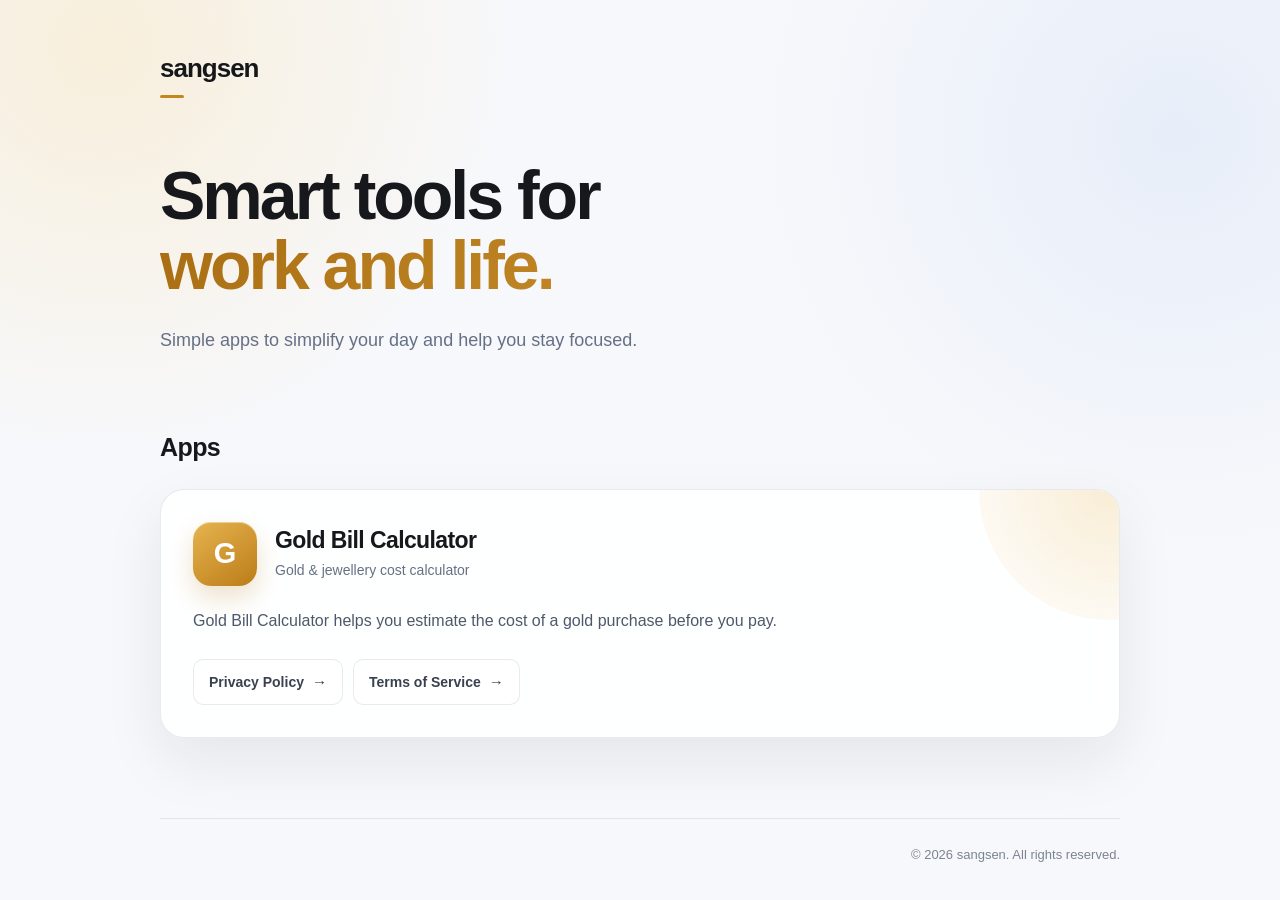
<file: index.html>
<!doctype html>
<html lang="en">

<head>
    <meta charset="utf-8">
    <meta name="viewport" content="width=device-width, initial-scale=1">

    <title>sangsen — Apps &amp; Tools</title>

    <meta
        name="description"
        content="Smart tools for work and life. Simple apps to simplify your day and help you stay focused."
    >

    <link rel="stylesheet" href="style.css">
</head>

<body>

<div class="container">

    <header class="site-header">

        <a class="brand" href="/">
            sangsen
        </a>

        <div class="hero">
            <h1>
                Smart tools for
                <span>work and life.</span>
            </h1>

            <p>
                Simple apps to simplify your day and help you stay focused.
            </p>
        </div>

    </header>


    <main>

        <h2 class="section-title">
            Apps
        </h2>

        <section class="app-card">

            <div class="app-header">

                <div class="app-icon">
                    G
                </div>

                <div class="app-title">
                    <h3>Gold Bill Calculator</h3>

                    <span>
                        Gold &amp; jewellery cost calculator
                    </span>
                </div>

            </div>


            <p class="app-description">
                Gold Bill Calculator helps you estimate the cost of a gold
                purchase before you pay.
            </p>


            <div class="links">

                <a href="goldbillcalculator/privacy-policy.html">
                    Privacy Policy
                    <span class="arrow">&rarr;</span>
                </a>

                <a href="goldbillcalculator/terms-of-service.html">
                    Terms of Service
                    <span class="arrow">&rarr;</span>
                </a>

            </div>

        </section>

    </main>


    <footer>
        &copy; 2026 sangsen. All rights reserved.
    </footer>

</div>

</body>
</html>
</file>
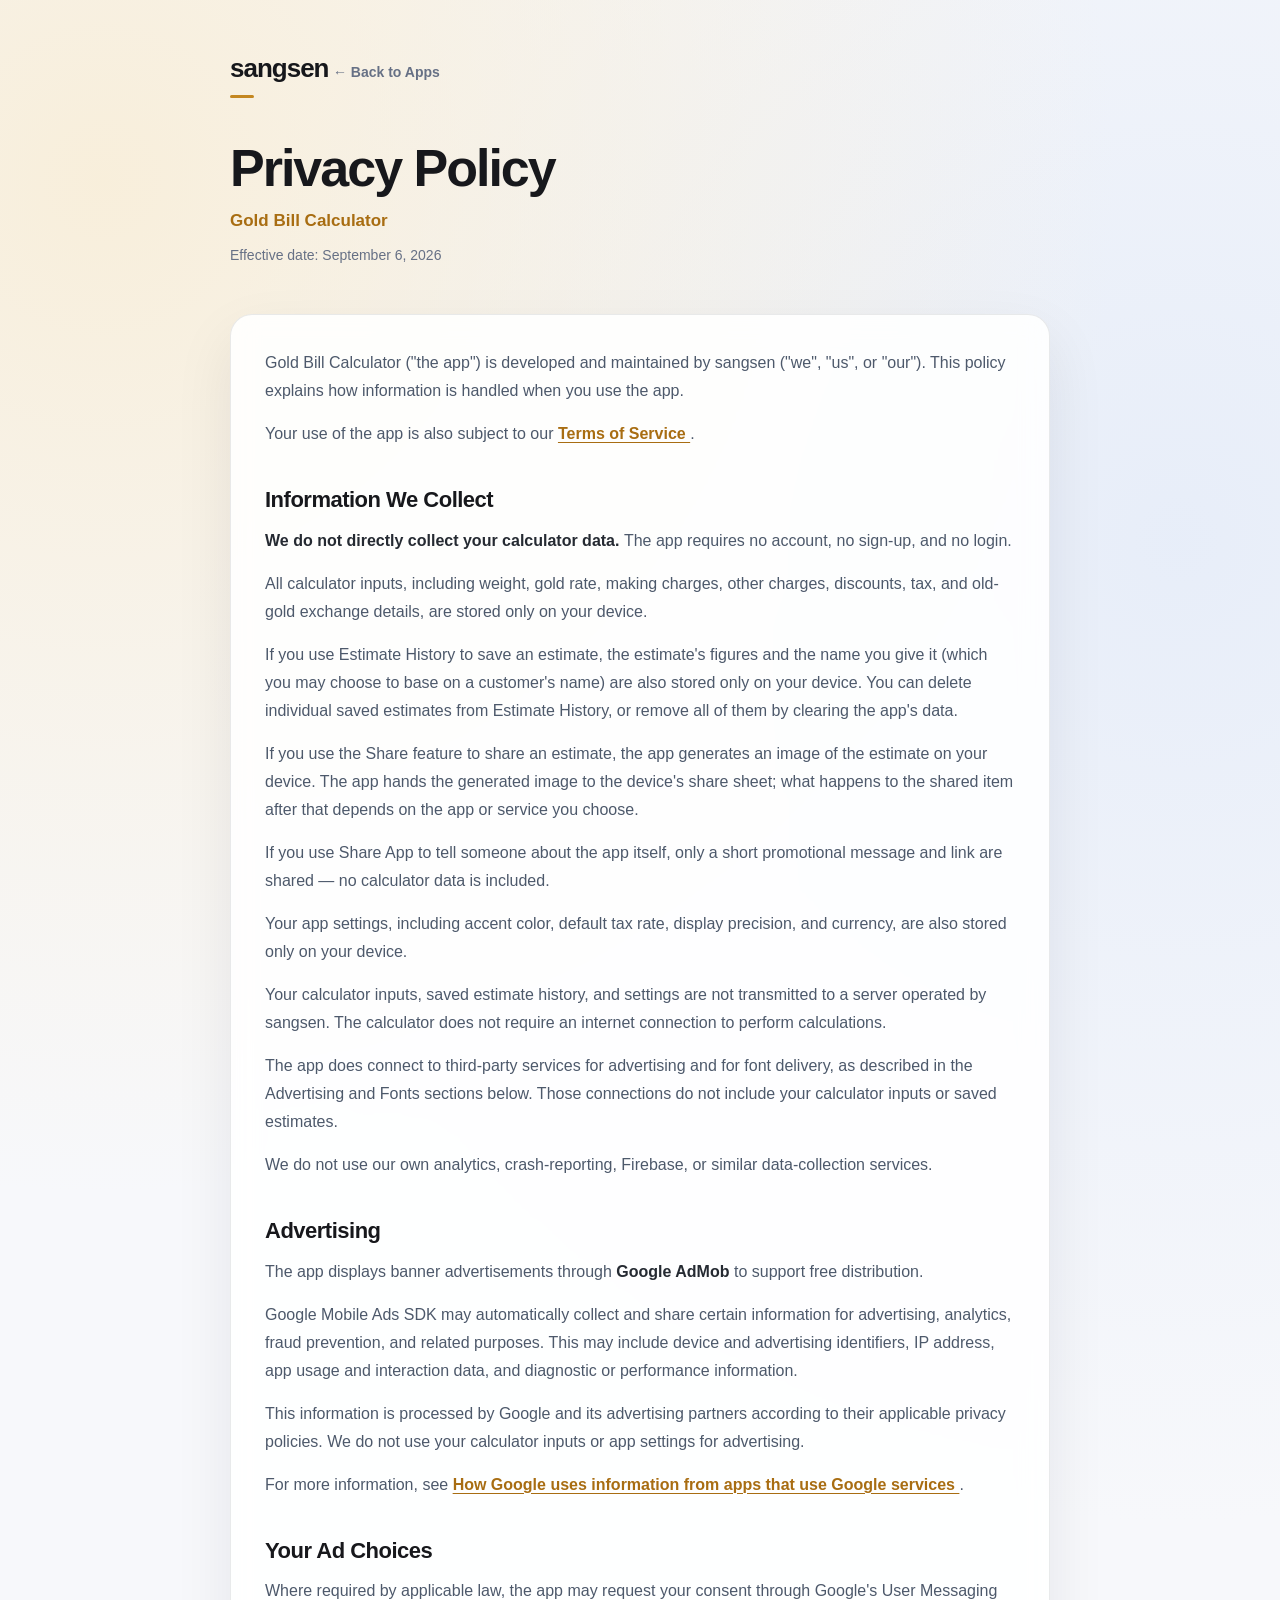
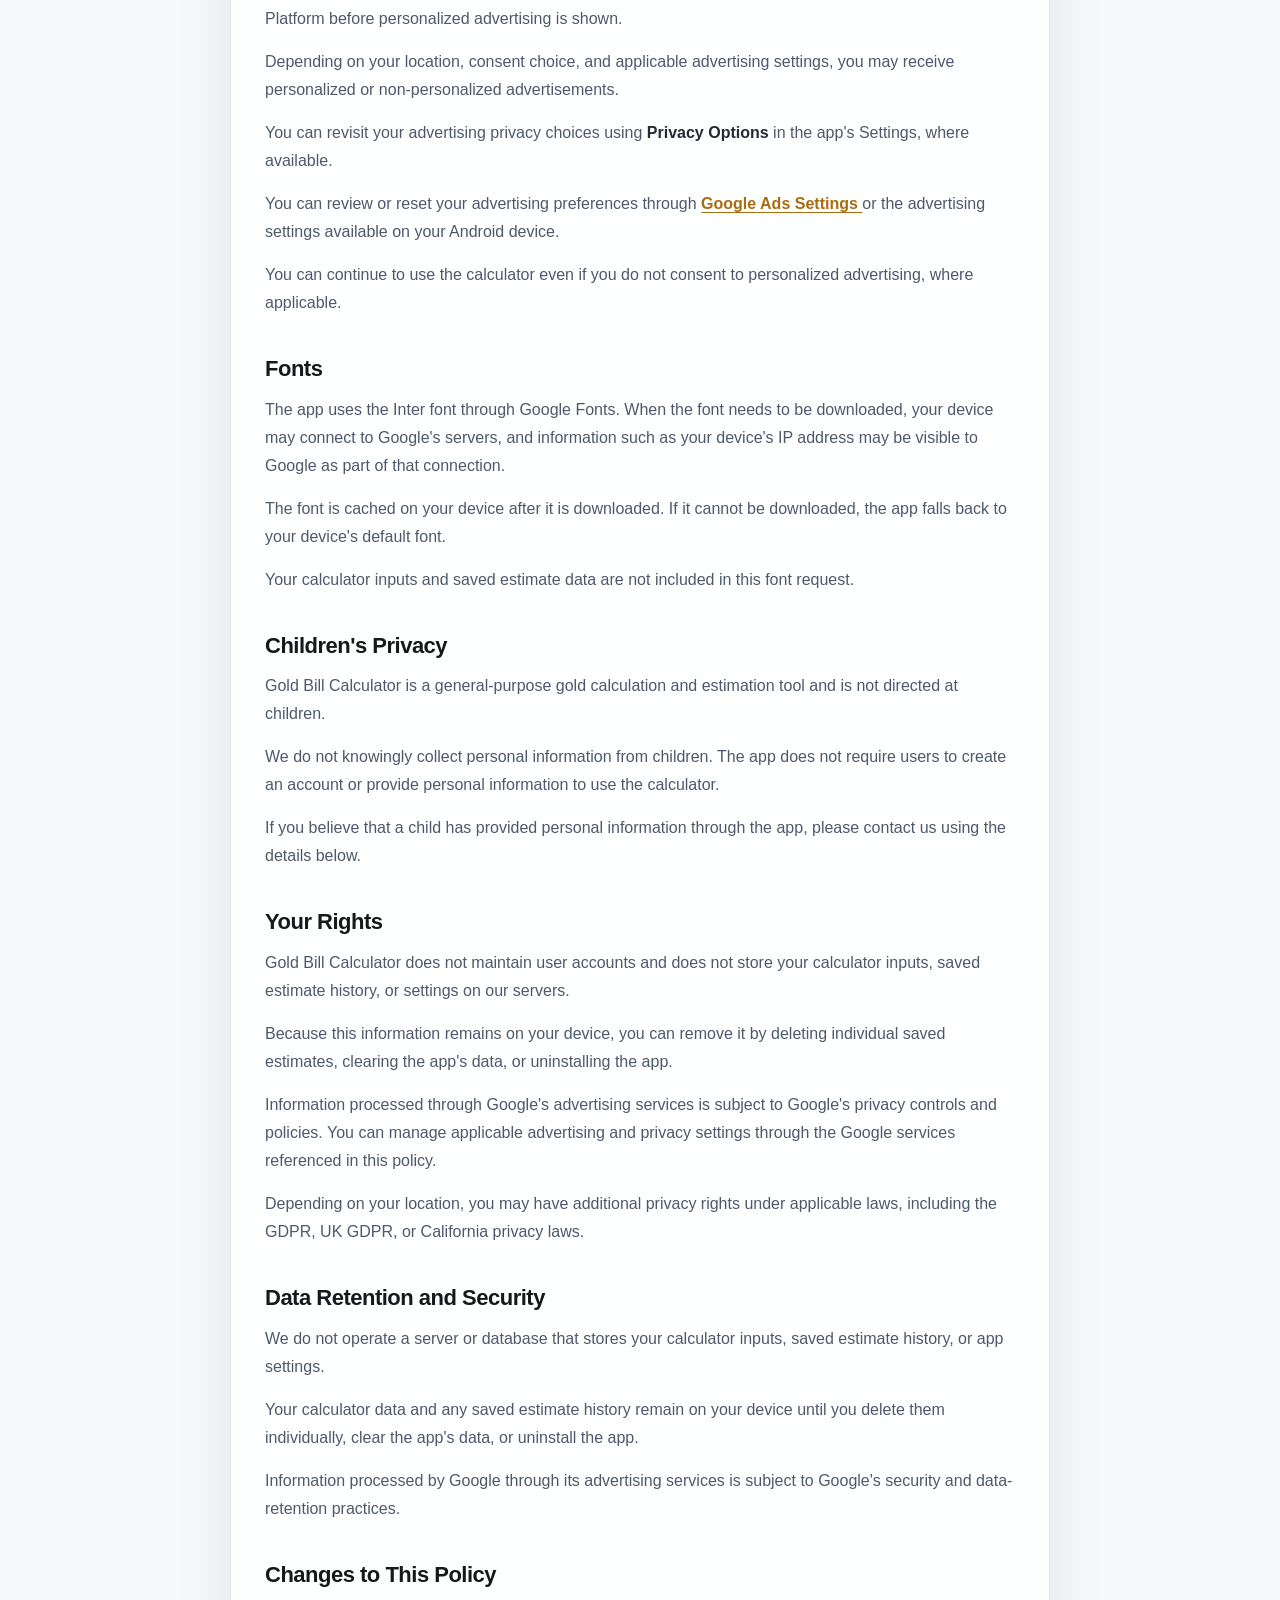
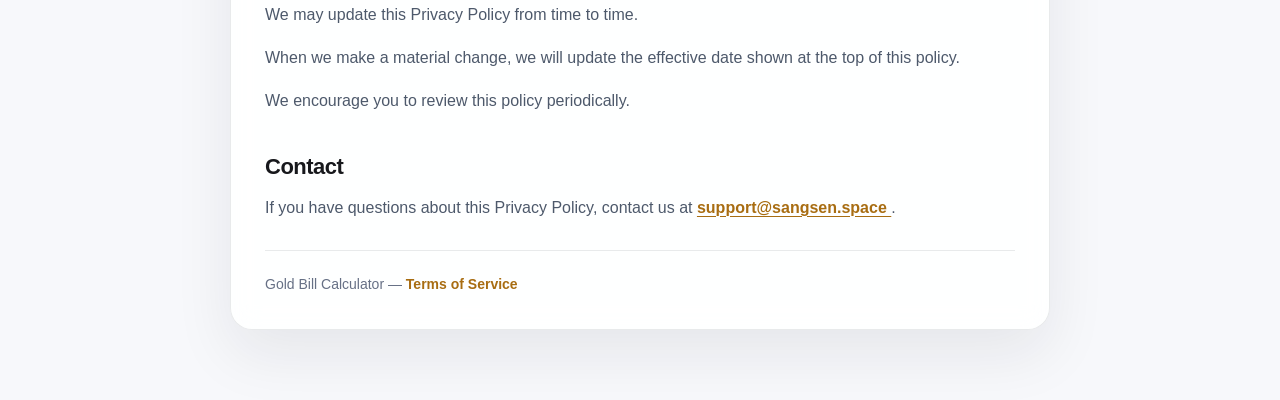
<file: goldbillcalculator/privacy-policy.html>
<!doctype html>
<html lang="en">

<head>
    <meta charset="utf-8">
    <meta name="viewport" content="width=device-width, initial-scale=1">

    <title>Privacy Policy — Gold Bill Calculator | sangsen</title>

    <meta
        name="description"
        content="Privacy Policy for Gold Bill Calculator by sangsen."
    >

    <link rel="stylesheet" href="../style.css">
</head>

<body>

<main class="legal-page">

    <header class="legal-header">

        <a class="legal-brand" href="/">
            sangsen
        </a>

        <a class="back-link" href="/">
            &larr; Back to Apps
        </a>

        <h1>
            Privacy Policy
        </h1>

        <p class="legal-app-name">
            Gold Bill Calculator
        </p>

        <p class="effective-date">
            Effective date: September 6, 2026
        </p>

    </header>


    <article class="legal-content">

        <p>
            Gold Bill Calculator ("the app") is developed and maintained by
            sangsen ("we", "us", or "our"). This policy explains how
            information is handled when you use the app.
        </p>

        <p>
            Your use of the app is also subject to our
            <a href="terms-of-service.html">
                Terms of Service
            </a>.
        </p>


        <h2>Information We Collect</h2>

        <p>
            <strong>
                We do not directly collect your calculator data.
            </strong>
            The app requires no account, no sign-up, and no login.
        </p>

        <p>
            All calculator inputs, including weight, gold rate, making
            charges, other charges, discounts, tax, and old-gold exchange
            details, are stored only on your device.
        </p>

        <p>
            If you use Estimate History to save an estimate, the estimate's
            figures and the name you give it (which you may choose to base
            on a customer's name) are also stored only on your device. You
            can delete individual saved estimates from Estimate History, or
            remove all of them by clearing the app's data.
        </p>

        <p>
            If you use the Share feature to share an estimate, the app
            generates an image of the estimate on your device. The app hands
            the generated image to the device's share sheet; what happens to
            the shared item after that depends on the app or service you
            choose.
        </p>

        <p>
            If you use Share App to tell someone about the app itself, only a
            short promotional message and link are shared — no calculator
            data is included.
        </p>

        <p>
            Your app settings, including accent color, default tax rate,
            display precision, and currency, are also stored only on your
            device.
        </p>

        <p>
            Your calculator inputs, saved estimate history, and settings are
            not transmitted to a server operated by sangsen. The calculator
            does not require an internet connection to perform calculations.
        </p>

        <p>
            The app does connect to third-party services for advertising and
            for font delivery, as described in the Advertising and Fonts
            sections below. Those connections do not include your calculator
            inputs or saved estimates.
        </p>

        <p>
            We do not use our own analytics, crash-reporting, Firebase, or
            similar data-collection services.
        </p>


        <h2>Advertising</h2>

        <p>
            The app displays banner advertisements through
            <strong>Google AdMob</strong> to support free distribution.
        </p>

        <p>
            Google Mobile Ads SDK may automatically collect and share certain
            information for advertising, analytics, fraud prevention, and
            related purposes. This may include device and advertising
            identifiers, IP address, app usage and interaction data, and
            diagnostic or performance information.
        </p>

        <p>
            This information is processed by Google and its advertising
            partners according to their applicable privacy policies. We do
            not use your calculator inputs or app settings for advertising.
        </p>

        <p>
            For more information, see
            <a href="https://policies.google.com/technologies/partner-sites">
                How Google uses information from apps that use Google services
            </a>.
        </p>


        <h2>Your Ad Choices</h2>

        <p>
            Where required by applicable law, the app may request your
            consent through Google's User Messaging Platform before
            personalized advertising is shown.
        </p>

        <p>
            Depending on your location, consent choice, and applicable
            advertising settings, you may receive personalized or
            non-personalized advertisements.
        </p>

        <p>
            You can revisit your advertising privacy choices using
            <strong>Privacy Options</strong> in the app's Settings, where
            available.
        </p>

        <p>
            You can review or reset your advertising preferences through
            <a href="https://adssettings.google.com/">
                Google Ads Settings
            </a>
            or the advertising settings available on your Android device.
        </p>

        <p>
            You can continue to use the calculator even if you do not consent
            to personalized advertising, where applicable.
        </p>


        <h2>Fonts</h2>

        <p>
            The app uses the Inter font through Google Fonts. When the font
            needs to be downloaded, your device may connect to Google's
            servers, and information such as your device's IP address may be
            visible to Google as part of that connection.
        </p>

        <p>
            The font is cached on your device after it is downloaded. If it
            cannot be downloaded, the app falls back to your device's default
            font.
        </p>

        <p>
            Your calculator inputs and saved estimate data are not included
            in this font request.
        </p>


        <h2>Children's Privacy</h2>

        <p>
            Gold Bill Calculator is a general-purpose gold calculation and
            estimation tool and is not directed at children.
        </p>

        <p>
            We do not knowingly collect personal information from children.
            The app does not require users to create an account or provide
            personal information to use the calculator.
        </p>

        <p>
            If you believe that a child has provided personal information
            through the app, please contact us using the details below.
        </p>


        <h2>Your Rights</h2>

        <p>
            Gold Bill Calculator does not maintain user accounts and does not
            store your calculator inputs, saved estimate history, or
            settings on our servers.
        </p>

        <p>
            Because this information remains on your device, you can remove
            it by deleting individual saved estimates, clearing the app's
            data, or uninstalling the app.
        </p>

        <p>
            Information processed through Google's advertising services is
            subject to Google's privacy controls and policies. You can
            manage applicable advertising and privacy settings through the
            Google services referenced in this policy.
        </p>

        <p>
            Depending on your location, you may have additional privacy
            rights under applicable laws, including the GDPR, UK GDPR, or
            California privacy laws.
        </p>


        <h2>Data Retention and Security</h2>

        <p>
            We do not operate a server or database that stores your
            calculator inputs, saved estimate history, or app settings.
        </p>

        <p>
            Your calculator data and any saved estimate history remain on
            your device until you delete them individually, clear the app's
            data, or uninstall the app.
        </p>

        <p>
            Information processed by Google through its advertising services
            is subject to Google's security and data-retention practices.
        </p>


        <h2>Changes to This Policy</h2>

        <p>
            We may update this Privacy Policy from time to time.
        </p>

        <p>
            When we make a material change, we will update the effective date
            shown at the top of this policy.
        </p>

        <p>
            We encourage you to review this policy periodically.
        </p>


        <h2>Contact</h2>

        <p>
            If you have questions about this Privacy Policy, contact us at
            <a href="mailto:support@sangsen.space">
                support@sangsen.space
            </a>.
        </p>


        <div class="legal-footer">
            Gold Bill Calculator —
            <a href="terms-of-service.html">
                Terms of Service
            </a>
        </div>

    </article>

</main>

</body>
</html>
</file>
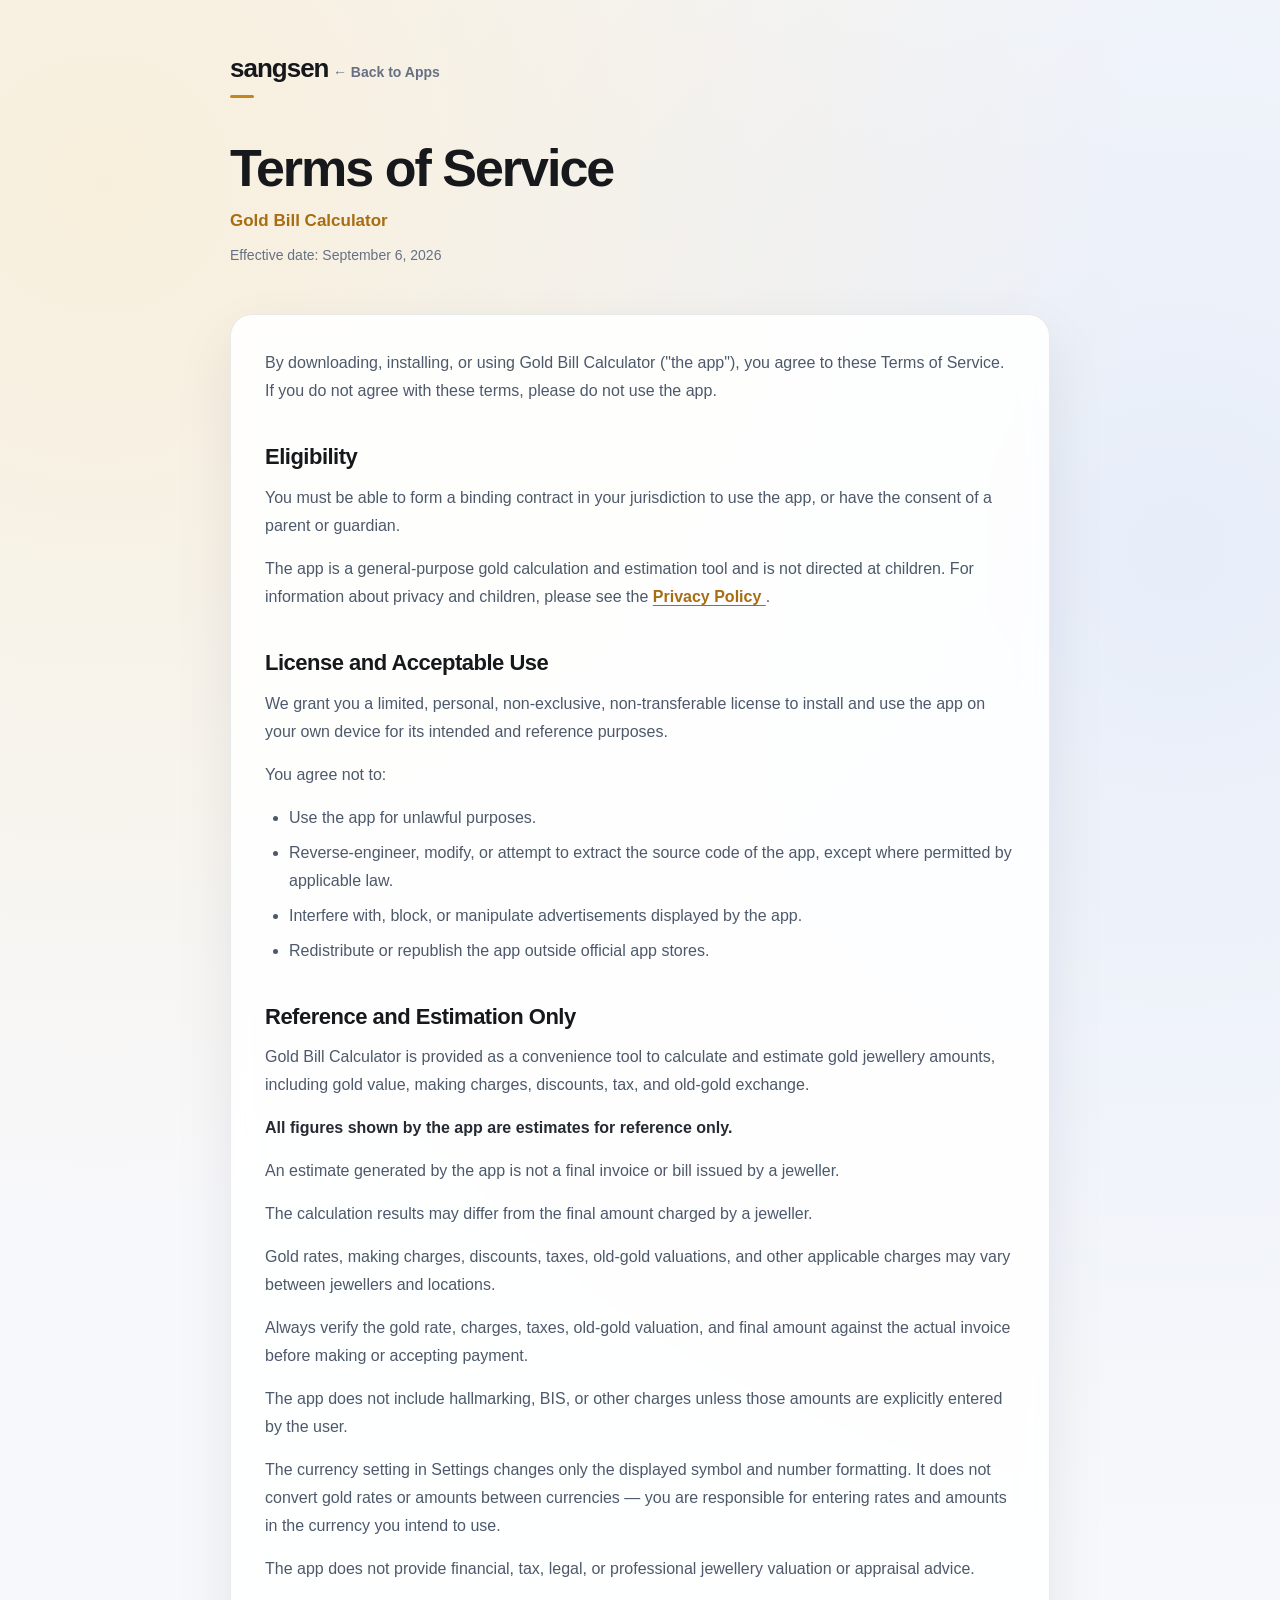
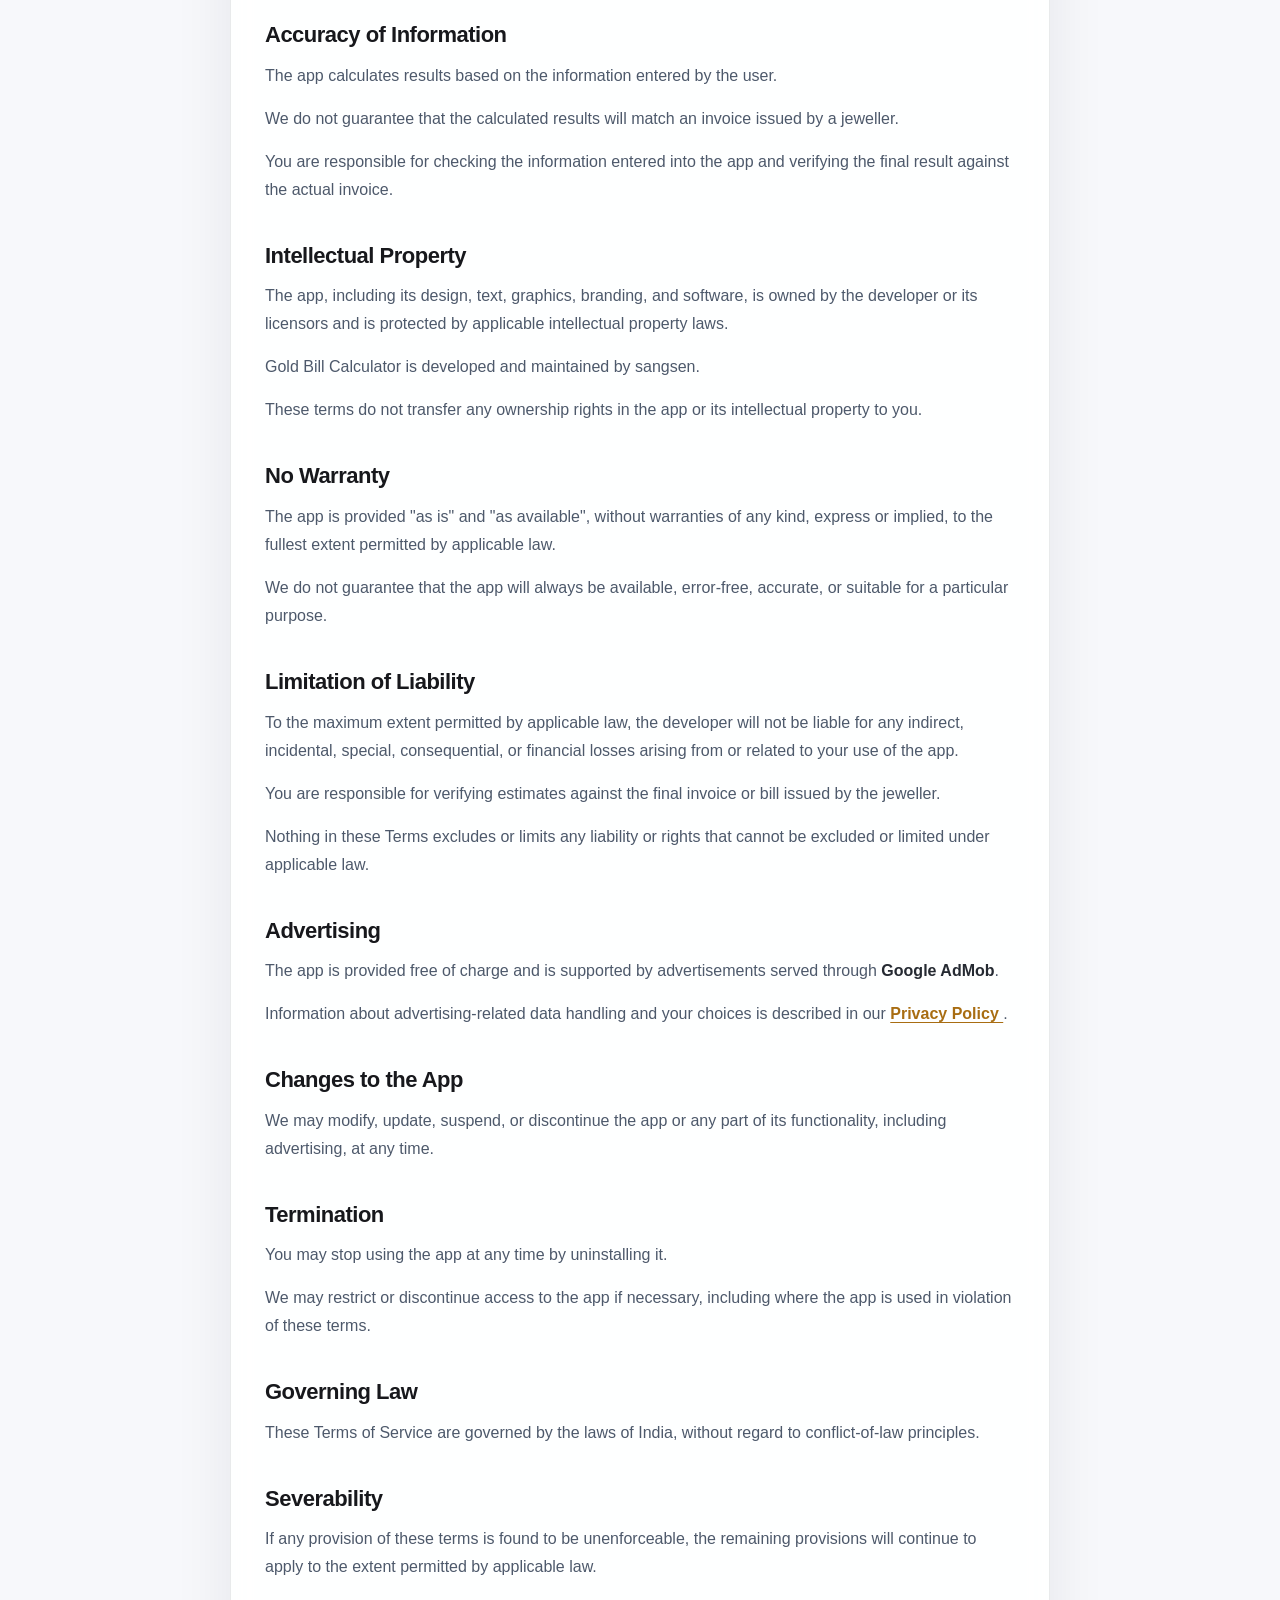
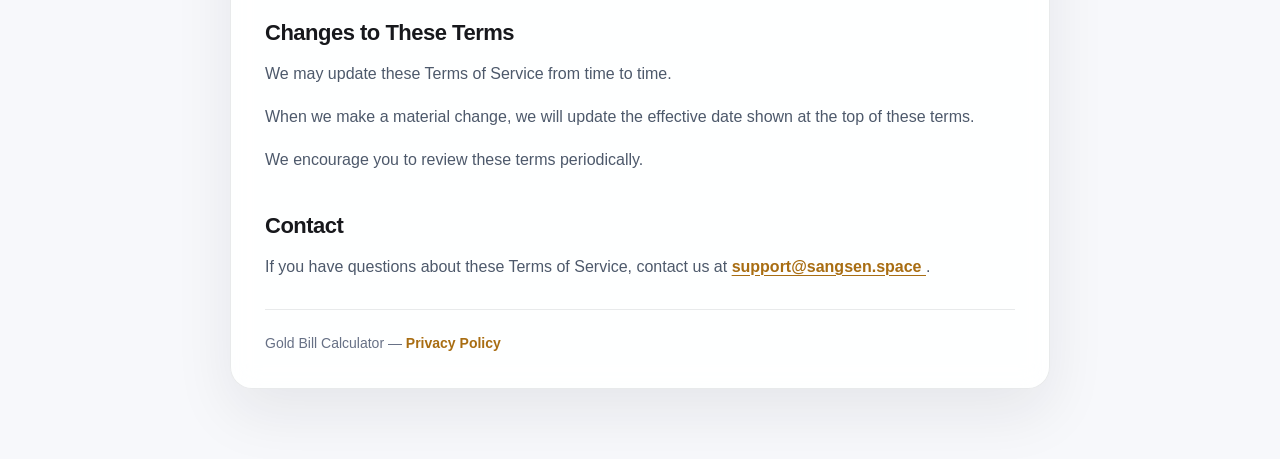
<file: goldbillcalculator/terms-of-service.html>
<!doctype html>
<html lang="en">

<head>
    <meta charset="utf-8">
    <meta name="viewport" content="width=device-width, initial-scale=1">

    <title>Terms of Service — Gold Bill Calculator | sangsen</title>

    <meta
        name="description"
        content="Terms of Service for Gold Bill Calculator by sangsen."
    >

    <link rel="stylesheet" href="../style.css">
</head>

<body>

<main class="legal-page">

    <header class="legal-header">

        <a class="legal-brand" href="/">
            sangsen
        </a>

        <a class="back-link" href="/">
            &larr; Back to Apps
        </a>

        <h1>
            Terms of Service
        </h1>

        <p class="legal-app-name">
            Gold Bill Calculator
        </p>

        <p class="effective-date">
            Effective date: September 6, 2026
        </p>

    </header>


    <article class="legal-content">

        <p>
            By downloading, installing, or using Gold Bill Calculator
            ("the app"), you agree to these Terms of Service. If you do not
            agree with these terms, please do not use the app.
        </p>


        <h2>Eligibility</h2>

        <p>
            You must be able to form a binding contract in your jurisdiction
            to use the app, or have the consent of a parent or guardian.
        </p>

        <p>
            The app is a general-purpose gold calculation and estimation tool
            and is not directed at children. For information about privacy
            and children, please see the
            <a href="privacy-policy.html">
                Privacy Policy
            </a>.
        </p>


        <h2>License and Acceptable Use</h2>

        <p>
            We grant you a limited, personal, non-exclusive,
            non-transferable license to install and use the app on your own
            device for its intended and reference purposes.
        </p>

        <p>
            You agree not to:
        </p>

        <ul>
            <li>
                Use the app for unlawful purposes.
            </li>

            <li>
                Reverse-engineer, modify, or attempt to extract the source
                code of the app, except where permitted by applicable law.
            </li>

            <li>
                Interfere with, block, or manipulate advertisements displayed
                by the app.
            </li>

            <li>
                Redistribute or republish the app outside official app stores.
            </li>
        </ul>


        <h2>Reference and Estimation Only</h2>

        <p>
            Gold Bill Calculator is provided as a convenience tool to
            calculate and estimate gold jewellery amounts, including gold
            value, making charges, discounts, tax, and old-gold exchange.
        </p>

        <p>
            <strong>
                All figures shown by the app are estimates for reference only.
            </strong>
        </p>

        <p>
            An estimate generated by the app is not a final invoice or bill
            issued by a jeweller.
        </p>

        <p>
            The calculation results may differ from the final amount charged
            by a jeweller.
        </p>

        <p>
            Gold rates, making charges, discounts, taxes, old-gold valuations,
            and other applicable charges may vary between jewellers and
            locations.
        </p>

        <p>
            Always verify the gold rate, charges, taxes, old-gold valuation,
            and final amount against the actual invoice before making or
            accepting payment.
        </p>

        <p>
            The app does not include hallmarking, BIS, or other charges unless
            those amounts are explicitly entered by the user.
        </p>

        <p>
            The currency setting in Settings changes only the displayed symbol
            and number formatting. It does not convert gold rates or amounts
            between currencies — you are responsible for entering rates and
            amounts in the currency you intend to use.
        </p>

        <p>
            The app does not provide financial, tax, legal, or professional
            jewellery valuation or appraisal advice.
        </p>


        <h2>Accuracy of Information</h2>

        <p>
            The app calculates results based on the information entered by
            the user.
        </p>

        <p>
            We do not guarantee that the calculated results will match an
            invoice issued by a jeweller.
        </p>

        <p>
            You are responsible for checking the information entered into the
            app and verifying the final result against the actual invoice.
        </p>


        <h2>Intellectual Property</h2>

        <p>
            The app, including its design, text, graphics, branding, and
            software, is owned by the developer or its licensors and is
            protected by applicable intellectual property laws.
        </p>

        <p>
            Gold Bill Calculator is developed and maintained by sangsen.
        </p>

        <p>
            These terms do not transfer any ownership rights in the app or
            its intellectual property to you.
        </p>


        <h2>No Warranty</h2>

        <p>
            The app is provided "as is" and "as available", without warranties
            of any kind, express or implied, to the fullest extent permitted
            by applicable law.
        </p>

        <p>
            We do not guarantee that the app will always be available,
            error-free, accurate, or suitable for a particular purpose.
        </p>


        <h2>Limitation of Liability</h2>

        <p>
            To the maximum extent permitted by applicable law, the developer
            will not be liable for any indirect, incidental, special,
            consequential, or financial losses arising from or related to
            your use of the app.
        </p>

        <p>
            You are responsible for verifying estimates against the final
            invoice or bill issued by the jeweller.
        </p>

        <p>
            Nothing in these Terms excludes or limits any liability or rights
            that cannot be excluded or limited under applicable law.
        </p>


        <h2>Advertising</h2>

        <p>
            The app is provided free of charge and is supported by
            advertisements served through <strong>Google AdMob</strong>.
        </p>

        <p>
            Information about advertising-related data handling and your
            choices is described in our
            <a href="privacy-policy.html">
                Privacy Policy
            </a>.
        </p>


        <h2>Changes to the App</h2>

        <p>
            We may modify, update, suspend, or discontinue the app or any
            part of its functionality, including advertising, at any time.
        </p>


        <h2>Termination</h2>

        <p>
            You may stop using the app at any time by uninstalling it.
        </p>

        <p>
            We may restrict or discontinue access to the app if necessary,
            including where the app is used in violation of these terms.
        </p>


        <h2>Governing Law</h2>

        <p>
            These Terms of Service are governed by the laws of India, without
            regard to conflict-of-law principles.
        </p>


        <h2>Severability</h2>

        <p>
            If any provision of these terms is found to be unenforceable,
            the remaining provisions will continue to apply to the extent
            permitted by applicable law.
        </p>


        <h2>Changes to These Terms</h2>

        <p>
            We may update these Terms of Service from time to time.
        </p>

        <p>
            When we make a material change, we will update the effective date
            shown at the top of these terms.
        </p>

        <p>
            We encourage you to review these terms periodically.
        </p>


        <h2>Contact</h2>

        <p>
            If you have questions about these Terms of Service, contact us at
            <a href="mailto:support@sangsen.space">
                support@sangsen.space
            </a>.
        </p>


        <div class="legal-footer">
            Gold Bill Calculator —
            <a href="privacy-policy.html">
                Privacy Policy
            </a>
        </div>

    </article>

</main>

</body>
</html>
</file>
<file: style.css>
:root {
    --background: #f7f8fb;
    --surface: rgba(255, 255, 255, 0.88);

    --text: #17181c;
    --muted: #667085;

    --border: rgba(15, 23, 42, 0.09);

    --gold: #c48720;
    --gold-dark: #a86d12;

    --shadow:
        0 24px 60px rgba(20, 25, 35, 0.08);
}


/* =========================
   Base
========================= */

* {
    box-sizing: border-box;
}

html {
    scroll-behavior: smooth;
}

body {
    margin: 0;
    min-height: 100vh;

    font-family:
        -apple-system,
        BlinkMacSystemFont,
        "Segoe UI",
        Roboto,
        Helvetica,
        Arial,
        sans-serif;

    color: var(--text);

    background:
        radial-gradient(
            circle at 8% 5%,
            rgba(248, 236, 211, 0.8),
            transparent 28%
        ),
        radial-gradient(
            circle at 92% 15%,
            rgba(226, 234, 248, 0.75),
            transparent 30%
        ),
        var(--background);

    line-height: 1.6;
}

.container {
    width: min(960px, 92%);
    margin: 0 auto;
}


/* =========================
   Homepage Header
========================= */

.site-header {
    padding: 48px 0 70px;
}

.brand {
    display: inline-block;

    margin-bottom: 62px;

    color: #16171b;

    font-size: 26px;
    font-weight: 750;

    letter-spacing: -1px;

    text-decoration: none;
}

.brand::after,
.legal-brand::after {
    content: "";

    display: block;

    width: 24px;
    height: 3px;

    margin-top: 5px;

    border-radius: 10px;

    background: var(--gold);
}


/* =========================
   Hero
========================= */

.hero h1 {
    max-width: 760px;

    margin: 0;

    font-size: clamp(42px, 7vw, 68px);
    line-height: 1.04;

    letter-spacing: -3px;

    font-weight: 750;
}

.hero h1 span {
    display: block;

    background:
        linear-gradient(
            135deg,
            var(--gold-dark),
            #d39a32
        );

    -webkit-background-clip: text;
    background-clip: text;

    color: transparent;
}

.hero p {
    max-width: 650px;

    margin: 24px 0 0;

    color: var(--muted);

    font-size: 18px;
    line-height: 1.75;
}


/* =========================
   Apps
========================= */

main:not(.legal-page) {
    padding-bottom: 80px;
}

.section-title {
    margin: 0 0 22px;

    font-size: 25px;
    font-weight: 700;

    letter-spacing: -0.6px;
}


/* =========================
   App Card
========================= */

.app-card {
    position: relative;
    overflow: hidden;

    padding: 32px;

    border: 1px solid var(--border);
    border-radius: 24px;

    background: var(--surface);

    box-shadow: var(--shadow);

    backdrop-filter: blur(14px);
    -webkit-backdrop-filter: blur(14px);

    transition:
        transform 0.2s ease,
        box-shadow 0.2s ease;
}

.app-card:hover {
    transform: translateY(-3px);

    box-shadow:
        0 30px 70px rgba(20, 25, 35, 0.11);
}

.app-card::before {
    content: "";

    position: absolute;

    width: 260px;
    height: 260px;

    right: -120px;
    top: -130px;

    border-radius: 50%;

    background:
        radial-gradient(
            circle,
            rgba(248, 236, 211, 0.95),
            rgba(248, 236, 211, 0)
        );

    pointer-events: none;
}


/* =========================
   App Header
========================= */

.app-header {
    position: relative;
    z-index: 1;

    display: flex;
    align-items: center;

    gap: 18px;

    margin-bottom: 22px;
}

.app-icon {
    width: 64px;
    height: 64px;

    flex: 0 0 64px;

    display: grid;
    place-items: center;

    border-radius: 18px;

    background:
        linear-gradient(
            145deg,
            #e6b44f,
            #bb7c18
        );

    color: white;

    font-size: 29px;
    font-weight: 750;

    box-shadow:
        0 12px 25px rgba(183, 121, 31, 0.22),
        inset 0 1px rgba(255, 255, 255, 0.45);
}

.app-title h3 {
    margin: 0;

    font-size: 23px;
    line-height: 1.25;

    letter-spacing: -0.6px;
}

.app-title span {
    display: block;

    margin-top: 4px;

    color: var(--muted);

    font-size: 14px;
}


/* =========================
   App Description
========================= */

.app-description {
    position: relative;
    z-index: 1;

    max-width: 720px;

    margin: 0 0 26px;

    color: #4d596b;

    font-size: 16px;
}


/* =========================
   Links
========================= */

.links {
    position: relative;
    z-index: 1;

    display: flex;
    flex-wrap: wrap;

    gap: 10px;
}

.links a {
    display: inline-flex;
    align-items: center;

    gap: 8px;

    padding: 10px 15px;

    border: 1px solid var(--border);
    border-radius: 10px;

    background: rgba(255, 255, 255, 0.75);

    color: #394150;

    text-decoration: none;

    font-size: 14px;
    font-weight: 600;

    transition:
        background 0.2s ease,
        border-color 0.2s ease,
        color 0.2s ease,
        transform 0.2s ease;
}

.links a:hover {
    transform: translateY(-1px);

    background: #ffffff;

    border-color: rgba(196, 135, 32, 0.35);

    color: var(--gold-dark);
}

.arrow {
    font-size: 15px;
}


/* =========================
   Footer
========================= */

footer {
    padding: 26px 0 34px;

    border-top: 1px solid var(--border);

    color: #7b8492;

    font-size: 13px;

    text-align: right;
}


/* =========================
   Legal Pages
========================= */

.legal-page {
    width: min(820px, 92%);
    margin: 0 auto;

    padding: 48px 0 70px;
}

.legal-header {
    margin-bottom: 48px;
}

.legal-brand {
    display: inline-block;

    margin-bottom: 42px;

    color: #16171b;

    font-size: 26px;
    font-weight: 750;

    letter-spacing: -1px;

    text-decoration: none;
}

.back-link {
    display: inline-flex;
    align-items: center;

    gap: 7px;

    margin-bottom: 25px;

    color: var(--muted);

    font-size: 14px;
    font-weight: 600;

    text-decoration: none;

    transition: color 0.2s ease;
}

.back-link:hover {
    color: var(--gold-dark);
}

.legal-header h1 {
    margin: 0;

    font-size: clamp(38px, 6vw, 52px);
    line-height: 1.1;

    letter-spacing: -2px;

    font-weight: 750;
}

.legal-app-name {
    margin: 10px 0 0;

    color: var(--gold-dark);

    font-size: 17px;
    font-weight: 600;
}

.effective-date {
    margin: 10px 0 0;

    color: var(--muted);

    font-size: 14px;
}


/* =========================
   Legal Content
========================= */

.legal-content {
    padding: 34px;

    border: 1px solid var(--border);
    border-radius: 22px;

    background: var(--surface);

    box-shadow: var(--shadow);

    backdrop-filter: blur(14px);
    -webkit-backdrop-filter: blur(14px);
}

.legal-content h2 {
    margin: 38px 0 12px;

    color: var(--text);

    font-size: 22px;
    line-height: 1.3;

    letter-spacing: -0.5px;
}

.legal-content h2:first-child {
    margin-top: 0;
}

.legal-content p {
    margin: 0 0 15px;

    color: #4d596b;

    font-size: 16px;
    line-height: 1.75;
}

.legal-content strong {
    color: #252a32;
}

.legal-content ul {
    margin: 0 0 18px;

    padding-left: 24px;

    color: #4d596b;

    font-size: 16px;
    line-height: 1.75;
}

.legal-content li {
    margin-bottom: 7px;
}

.legal-content a {
    color: var(--gold-dark);

    font-weight: 600;

    text-decoration-thickness: 1px;
    text-underline-offset: 3px;
}

.legal-content a:hover {
    color: var(--gold);
}


/* =========================
   Legal Footer
========================= */

.legal-footer {
    margin-top: 28px;

    padding-top: 22px;

    border-top: 1px solid var(--border);

    color: var(--muted);

    font-size: 14px;
}

.legal-footer a {
    color: var(--gold-dark);

    font-weight: 600;

    text-decoration: none;
}

.legal-footer a:hover {
    text-decoration: underline;
}


/* =========================
   Mobile
========================= */

@media (max-width: 600px) {

    .site-header {
        padding: 36px 0 52px;
    }

    .brand {
        margin-bottom: 50px;

        font-size: 24px;
    }

    .hero h1 {
        font-size: clamp(40px, 12vw, 54px);

        letter-spacing: -2px;
    }

    .hero p {
        font-size: 16px;

        line-height: 1.65;
    }

    .app-card {
        padding: 23px;

        border-radius: 20px;
    }

    .app-icon {
        width: 56px;
        height: 56px;

        flex-basis: 56px;

        border-radius: 15px;
    }

    .app-title h3 {
        font-size: 20px;
    }

    footer {
        text-align: left;
    }


    /* Legal */

    .legal-page {
        padding: 34px 0 50px;
    }

    .legal-header {
        margin-bottom: 32px;
    }

    .legal-brand {
        margin-bottom: 34px;

        font-size: 24px;
    }

    .legal-header h1 {
        font-size: 38px;

        letter-spacing: -1.5px;
    }

    .legal-content {
        padding: 23px;

        border-radius: 18px;
    }

    .legal-content h2 {
        margin-top: 32px;

        font-size: 20px;
    }

    .legal-content p,
    .legal-content ul {
        font-size: 15px;
        line-height: 1.7;
    }

    .legal-content ul {
        padding-left: 21px;
    }
}
</file>
